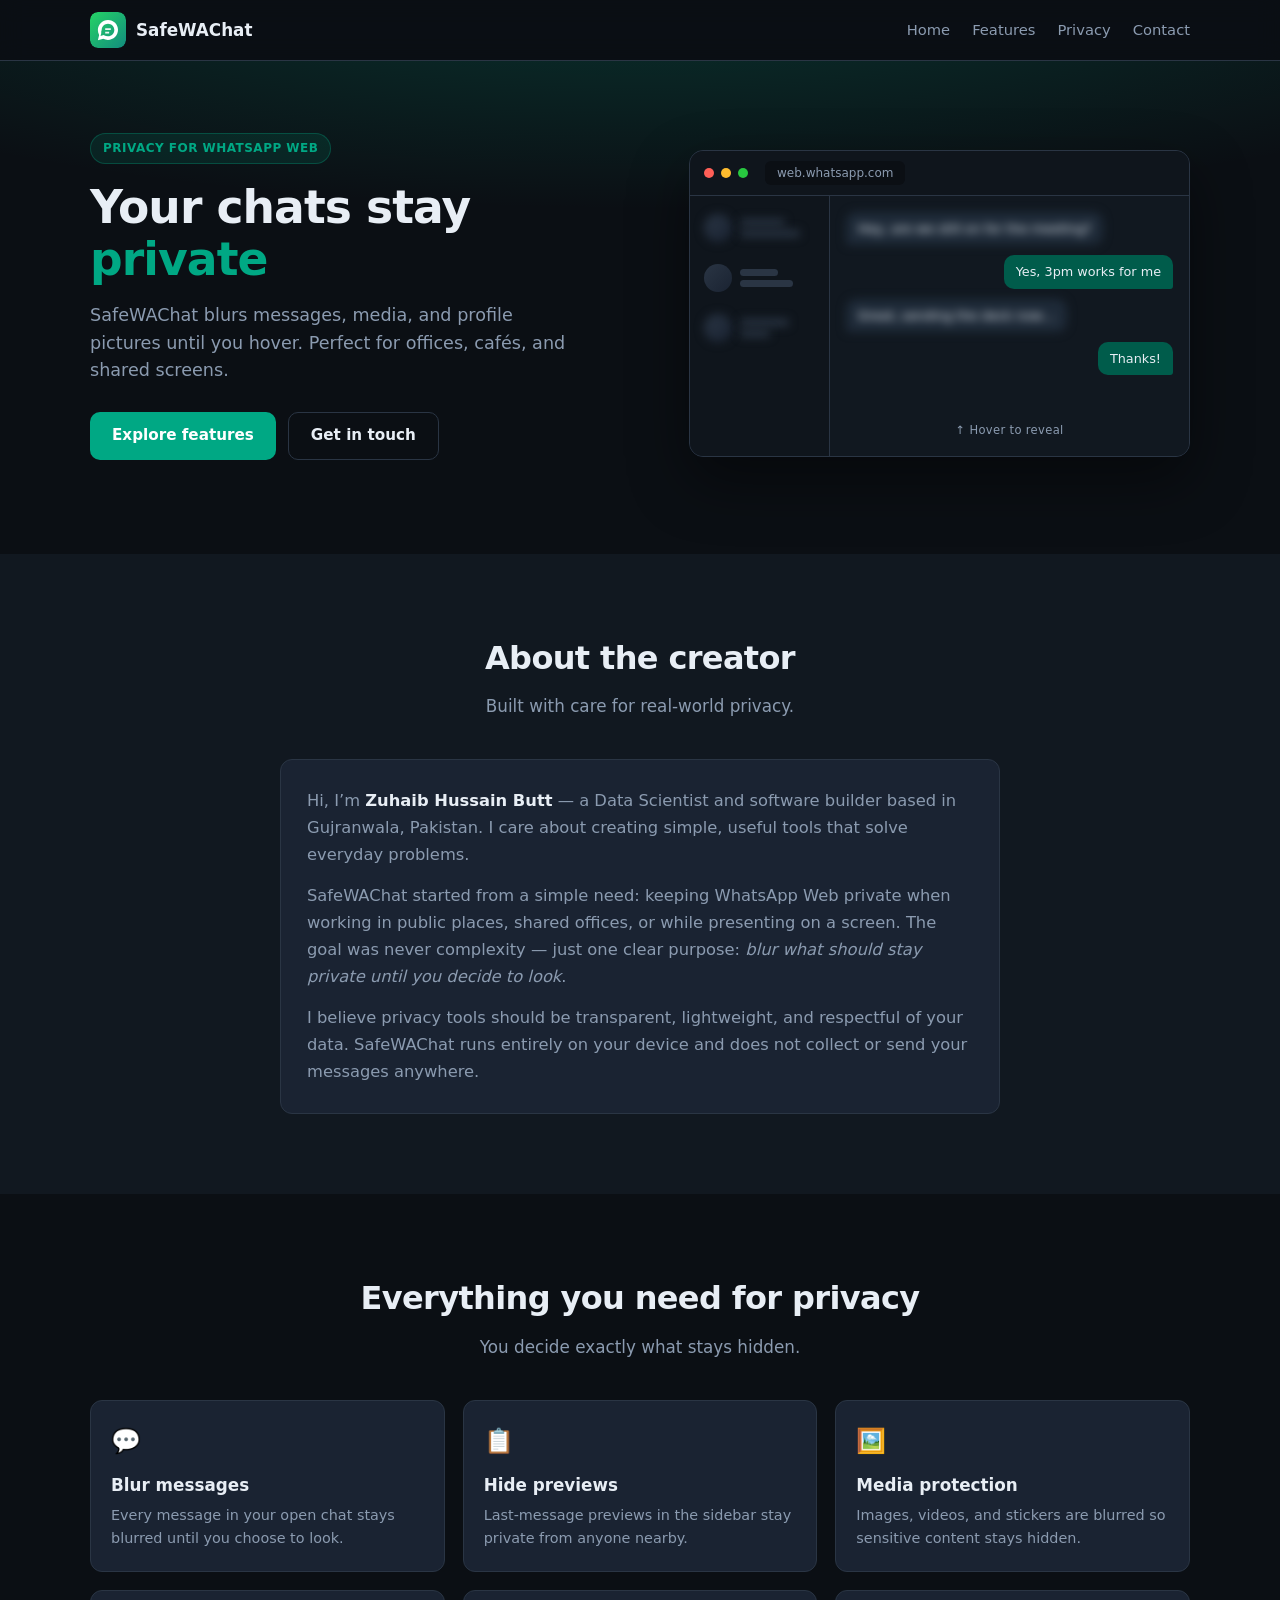
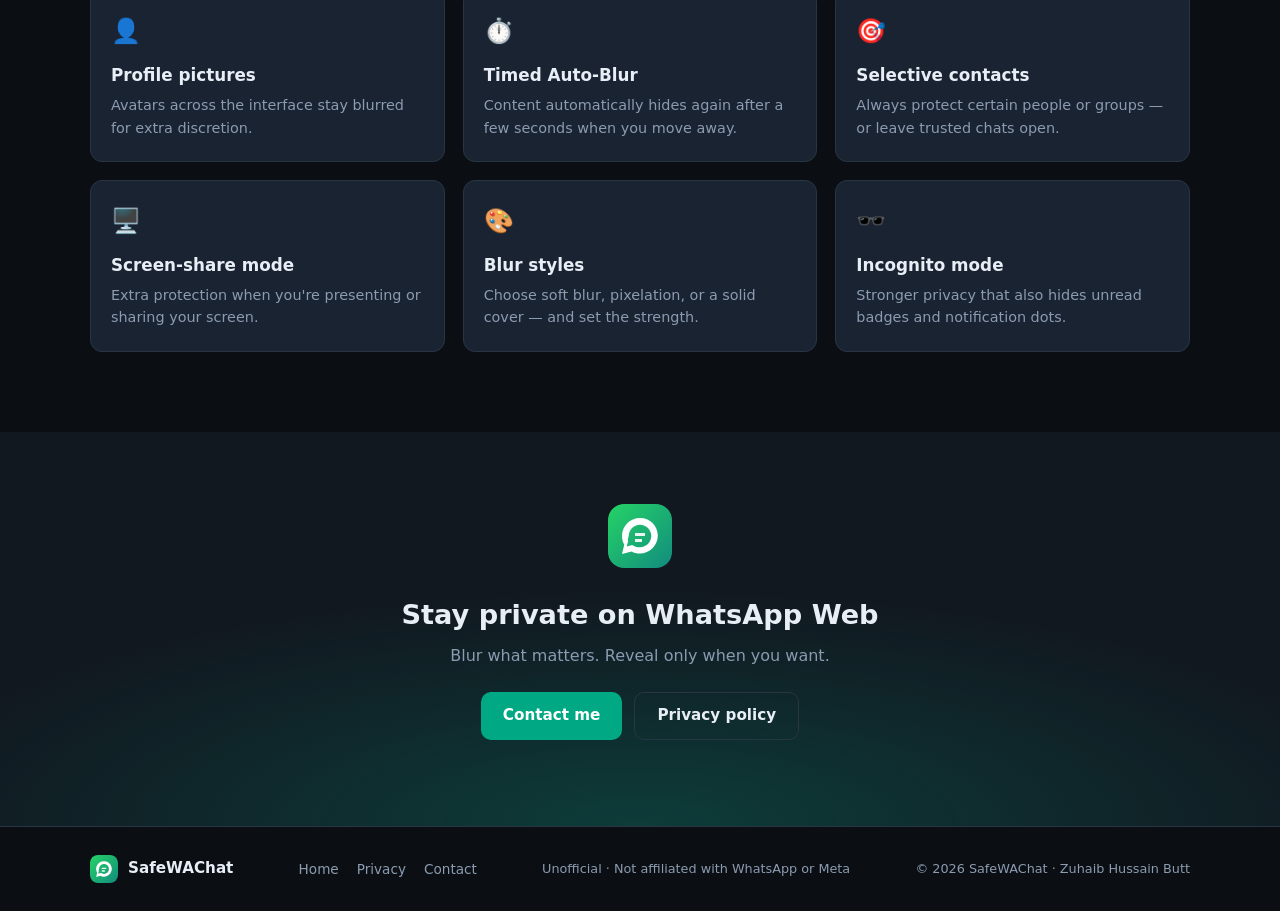
<file: docs/index.html>
<!DOCTYPE html>
<html lang="en">
<head>
  <meta charset="UTF-8" />
  <meta name="viewport" content="width=device-width, initial-scale=1.0" />
  <title>SafeWAChat – Privacy for WhatsApp Web</title>
  <meta name="description" content="SafeWAChat blurs your WhatsApp Web messages until you hover. Stay private in offices, cafés, and shared spaces." />
  <meta name="theme-color" content="#00a884" />
  <link rel="icon" type="image/svg+xml" href="assets/icon.svg" />
  <link rel="stylesheet" href="styles.css" />
</head>
<body>
  <nav class="nav">
    <div class="container nav-inner">
      <a href="index.html" class="brand">
        <img src="assets/icon.svg" alt="SafeWAChat" width="36" height="36" />
        <span>SafeWAChat</span>
      </a>
      <div class="nav-links">
        <a href="index.html">Home</a>
        <a href="#features">Features</a>
        <a href="privacy.html">Privacy</a>
        <a href="contact.html">Contact</a>
      </div>
    </div>
  </nav>

  <header class="hero">
    <div class="container hero-inner">
      <div class="hero-text">
        <div class="badge">Privacy for WhatsApp Web</div>
        <h1>Your chats stay<br /><span class="accent">private</span></h1>
        <p class="lead">
          SafeWAChat blurs messages, media, and profile pictures until you hover.
          Perfect for offices, cafés, and shared screens.
        </p>
        <div class="hero-actions">
          <a href="#features" class="btn btn-primary">Explore features</a>
          <a href="contact.html" class="btn btn-ghost">Get in touch</a>
        </div>
      </div>
      <div class="hero-visual">
        <div class="mock-window">
          <div class="mock-titlebar">
            <span class="dot red"></span><span class="dot yellow"></span><span class="dot green"></span>
            <span class="mock-url">web.whatsapp.com</span>
          </div>
          <div class="mock-body">
            <div class="mock-sidebar">
              <div class="mock-chat blurred">
                <div class="avatar"></div>
                <div class="lines"><div class="line w60"></div><div class="line w80"></div></div>
              </div>
              <div class="mock-chat">
                <div class="avatar"></div>
                <div class="lines"><div class="line w50"></div><div class="line w70"></div></div>
              </div>
              <div class="mock-chat blurred">
                <div class="avatar"></div>
                <div class="lines"><div class="line w65"></div><div class="line w40"></div></div>
              </div>
            </div>
            <div class="mock-chat-panel">
              <div class="mock-msg in blurred">Hey, are we still on for the meeting?</div>
              <div class="mock-msg out">Yes, 3pm works for me</div>
              <div class="mock-msg in blurred">Great, sending the deck now…</div>
              <div class="mock-msg out">Thanks!</div>
              <div class="hover-hint">↑ Hover to reveal</div>
            </div>
          </div>
        </div>
      </div>
    </div>
  </header>

  <!-- About / Intro -->
  <section class="section section-alt">
    <div class="container narrow">
      <h2 class="section-title">About the creator</h2>
      <p class="section-sub">Built with care for real-world privacy.</p>
      <div class="intro-card">
        <p>
          Hi, I’m <strong>Zuhaib Hussain Butt</strong> — a Data Scientist and software builder based in Gujranwala, Pakistan.
          I care about creating simple, useful tools that solve everyday problems.
        </p>
        <p>
          SafeWAChat started from a simple need: keeping WhatsApp Web private when working in public places,
          shared offices, or while presenting on a screen. The goal was never complexity — just one clear purpose:
          <em>blur what should stay private until you decide to look</em>.
        </p>
        <p>
          I believe privacy tools should be transparent, lightweight, and respectful of your data.
          SafeWAChat runs entirely on your device and does not collect or send your messages anywhere.
        </p>
      </div>
    </div>
  </section>

  <!-- Features -->
  <section id="features" class="section">
    <div class="container">
      <h2 class="section-title">Everything you need for privacy</h2>
      <p class="section-sub">You decide exactly what stays hidden.</p>
      <div class="grid features-grid">
        <article class="card">
          <div class="icon-wrap">💬</div>
          <h3>Blur messages</h3>
          <p>Every message in your open chat stays blurred until you choose to look.</p>
        </article>
        <article class="card">
          <div class="icon-wrap">📋</div>
          <h3>Hide previews</h3>
          <p>Last-message previews in the sidebar stay private from anyone nearby.</p>
        </article>
        <article class="card">
          <div class="icon-wrap">🖼️</div>
          <h3>Media protection</h3>
          <p>Images, videos, and stickers are blurred so sensitive content stays hidden.</p>
        </article>
        <article class="card">
          <div class="icon-wrap">👤</div>
          <h3>Profile pictures</h3>
          <p>Avatars across the interface stay blurred for extra discretion.</p>
        </article>
        <article class="card">
          <div class="icon-wrap">⏱️</div>
          <h3>Timed Auto-Blur</h3>
          <p>Content automatically hides again after a few seconds when you move away.</p>
        </article>
        <article class="card">
          <div class="icon-wrap">🎯</div>
          <h3>Selective contacts</h3>
          <p>Always protect certain people or groups — or leave trusted chats open.</p>
        </article>
        <article class="card">
          <div class="icon-wrap">🖥️</div>
          <h3>Screen-share mode</h3>
          <p>Extra protection when you're presenting or sharing your screen.</p>
        </article>
        <article class="card">
          <div class="icon-wrap">🎨</div>
          <h3>Blur styles</h3>
          <p>Choose soft blur, pixelation, or a solid cover — and set the strength.</p>
        </article>
        <article class="card">
          <div class="icon-wrap">🕶️</div>
          <h3>Incognito mode</h3>
          <p>Stronger privacy that also hides unread badges and notification dots.</p>
        </article>
      </div>
    </div>
  </section>

  <section class="cta">
    <div class="container">
      <img src="assets/icon.svg" alt="SafeWAChat" width="64" height="64" class="cta-icon" />
      <h2>Stay private on WhatsApp Web</h2>
      <p>Blur what matters. Reveal only when you want.</p>
      <div class="hero-actions">
        <a href="contact.html" class="btn btn-primary">Contact me</a>
        <a href="privacy.html" class="btn btn-ghost">Privacy policy</a>
      </div>
    </div>
  </section>

  <footer class="footer">
    <div class="container footer-inner">
      <div class="brand">
        <img src="assets/icon.svg" alt="" width="28" height="28" />
        <span>SafeWAChat</span>
      </div>
      <div class="footer-links">
        <a href="index.html">Home</a>
        <a href="privacy.html">Privacy</a>
        <a href="contact.html">Contact</a>
      </div>
      <p class="disclaimer">Unofficial · Not affiliated with WhatsApp or Meta</p>
      <p class="copy">© 2026 SafeWAChat · Zuhaib Hussain Butt</p>
    </div>
  </footer>

  <script src="script.js"></script>
</body>
</html>
</file>
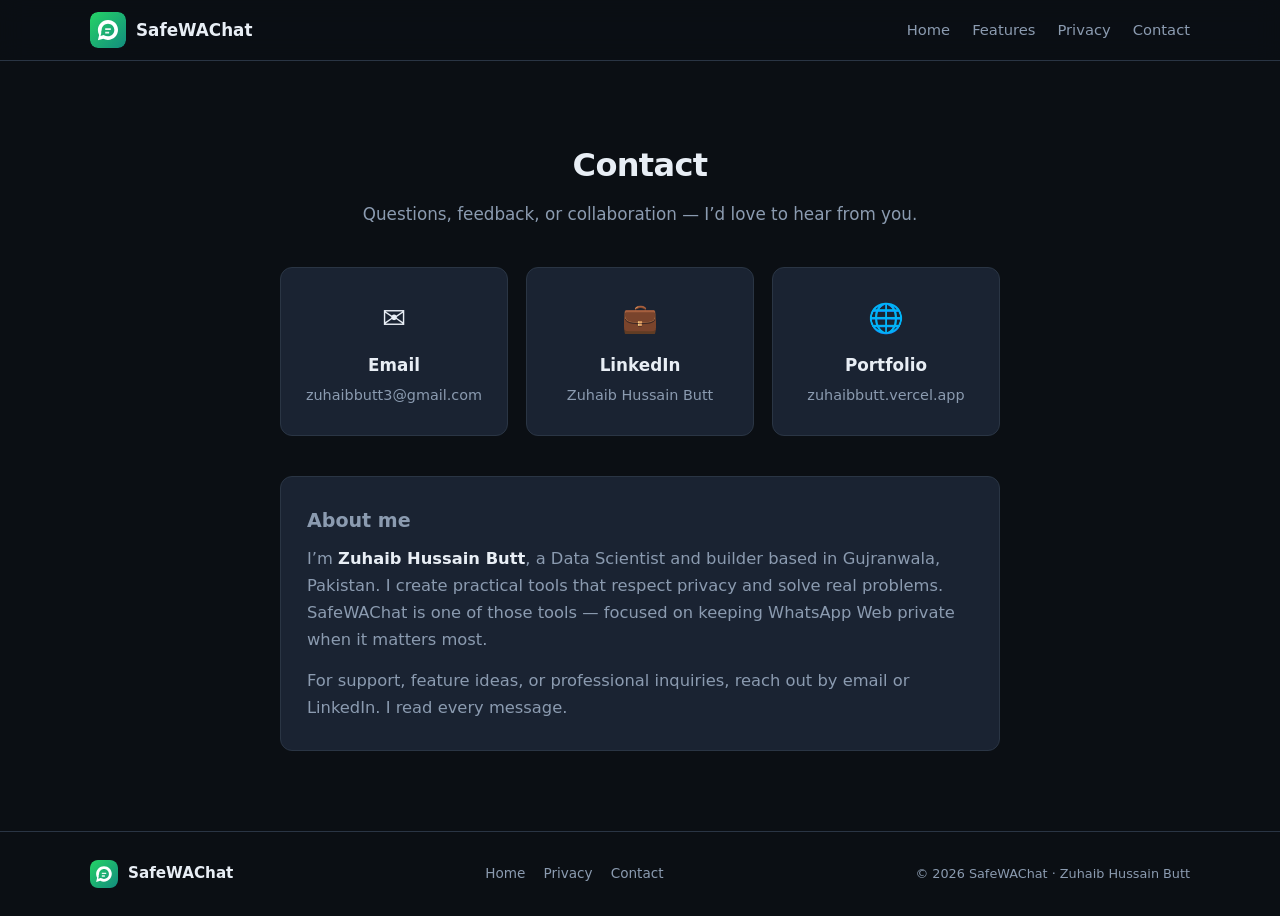
<file: docs/contact.html>
<!DOCTYPE html>
<html lang="en">
<head>
  <meta charset="UTF-8" />
  <meta name="viewport" content="width=device-width, initial-scale=1.0" />
  <title>Contact – SafeWAChat</title>
  <meta name="description" content="Contact Zuhaib Hussain Butt about SafeWAChat." />
  <meta name="theme-color" content="#00a884" />
  <link rel="icon" type="image/svg+xml" href="assets/icon.svg" />
  <link rel="stylesheet" href="styles.css" />
</head>
<body>
  <nav class="nav">
    <div class="container nav-inner">
      <a href="index.html" class="brand">
        <img src="assets/icon.svg" alt="SafeWAChat" width="36" height="36" />
        <span>SafeWAChat</span>
      </a>
      <div class="nav-links">
        <a href="index.html">Home</a>
        <a href="index.html#features">Features</a>
        <a href="privacy.html">Privacy</a>
        <a href="contact.html">Contact</a>
      </div>
    </div>
  </nav>

  <main class="section">
    <div class="container narrow">
      <h1 class="section-title">Contact</h1>
      <p class="section-sub">Questions, feedback, or collaboration — I’d love to hear from you.</p>

      <div class="contact-grid">
        <a class="contact-card" href="mailto:zuhaibbutt3@gmail.com">
          <div class="contact-icon">✉️</div>
          <h3>Email</h3>
          <p>zuhaibbutt3@gmail.com</p>
        </a>
        <a class="contact-card" href="https://www.linkedin.com/in/zuhaib-hussain-butt-6628141a4" target="_blank" rel="noopener">
          <div class="contact-icon">💼</div>
          <h3>LinkedIn</h3>
          <p>Zuhaib Hussain Butt</p>
        </a>
        <a class="contact-card" href="https://zuhaibbutt.vercel.app/" target="_blank" rel="noopener">
          <div class="contact-icon">🌐</div>
          <h3>Portfolio</h3>
          <p>zuhaibbutt.vercel.app</p>
        </a>
      </div>

      <div class="intro-card" style="margin-top:40px;">
        <h3 style="margin-bottom:10px;">About me</h3>
        <p>
          I’m <strong>Zuhaib Hussain Butt</strong>, a Data Scientist and builder based in Gujranwala, Pakistan.
          I create practical tools that respect privacy and solve real problems.
          SafeWAChat is one of those tools — focused on keeping WhatsApp Web private when it matters most.
        </p>
        <p>
          For support, feature ideas, or professional inquiries, reach out by email or LinkedIn.
          I read every message.
        </p>
      </div>
    </div>
  </main>

  <footer class="footer">
    <div class="container footer-inner">
      <div class="brand">
        <img src="assets/icon.svg" alt="" width="28" height="28" />
        <span>SafeWAChat</span>
      </div>
      <div class="footer-links">
        <a href="index.html">Home</a>
        <a href="privacy.html">Privacy</a>
        <a href="contact.html">Contact</a>
      </div>
      <p class="copy">© 2026 SafeWAChat · Zuhaib Hussain Butt</p>
    </div>
  </footer>
</body>
</html>
</file>
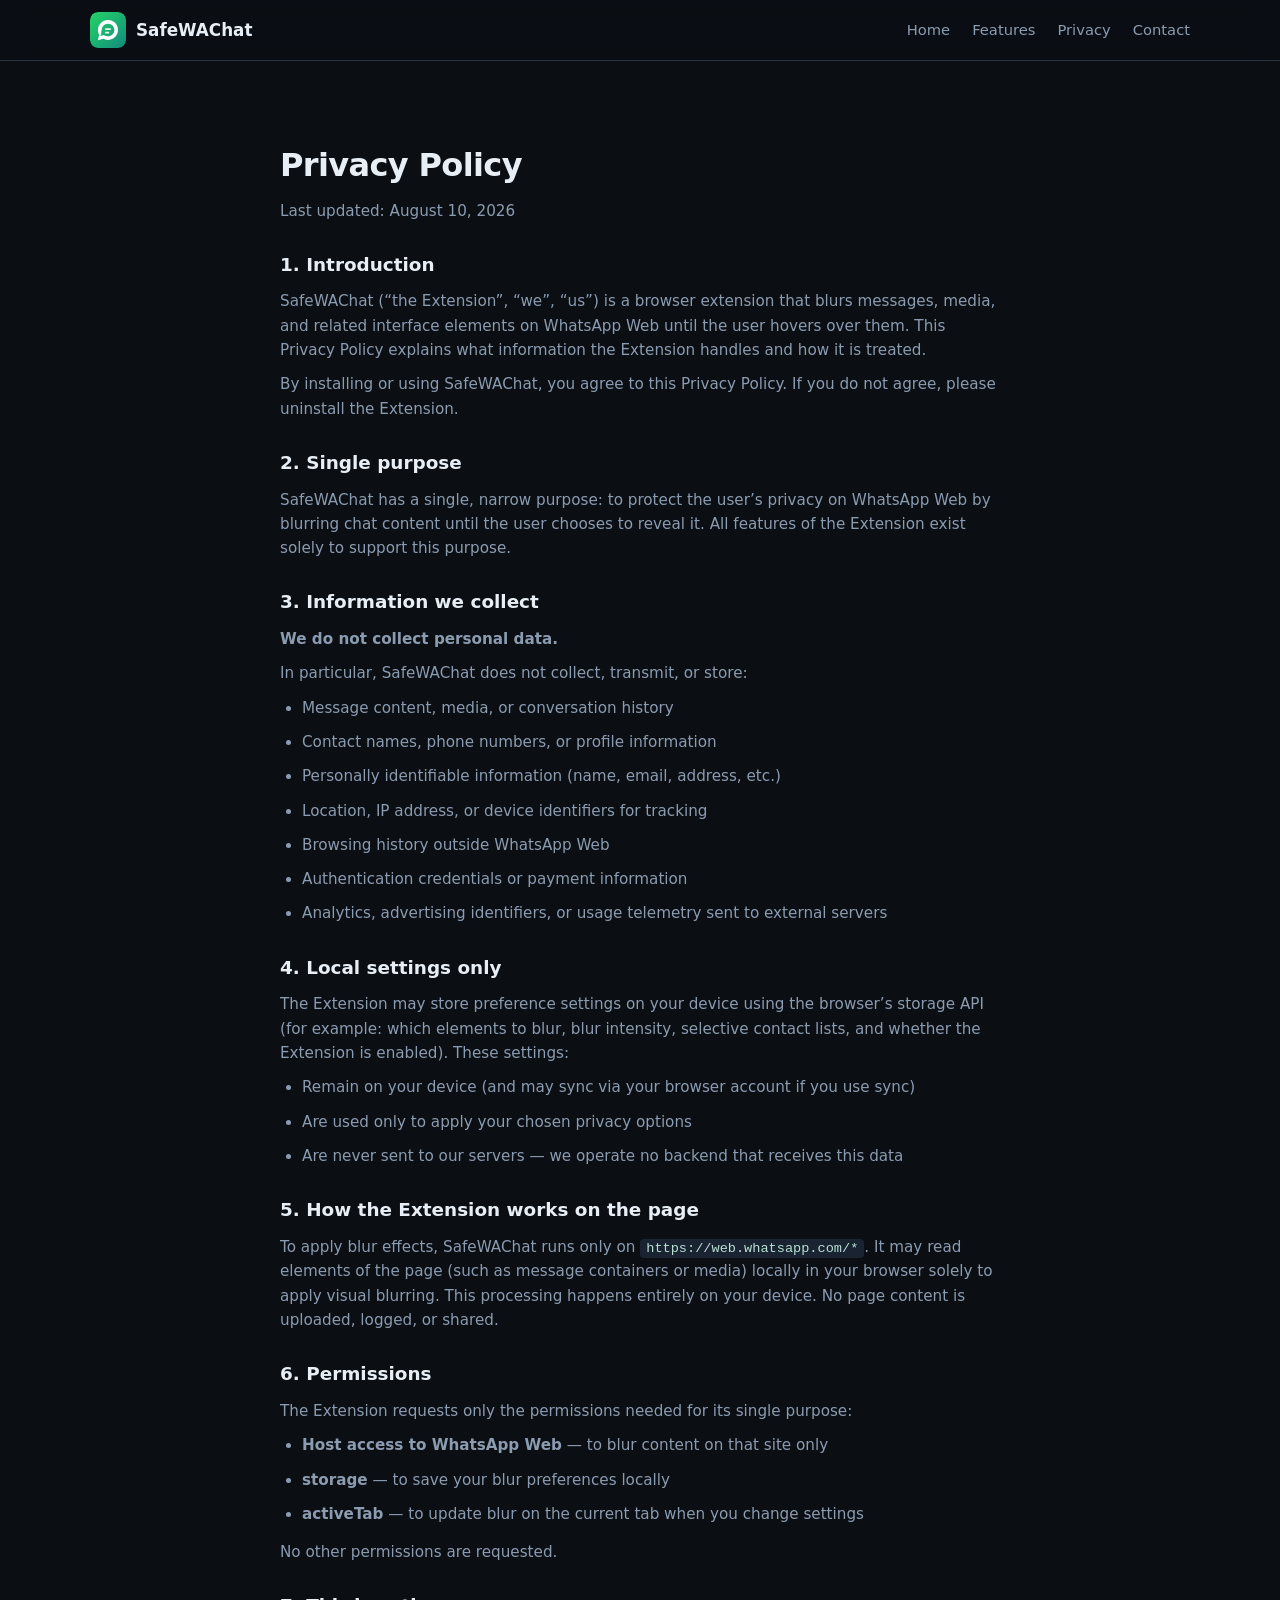
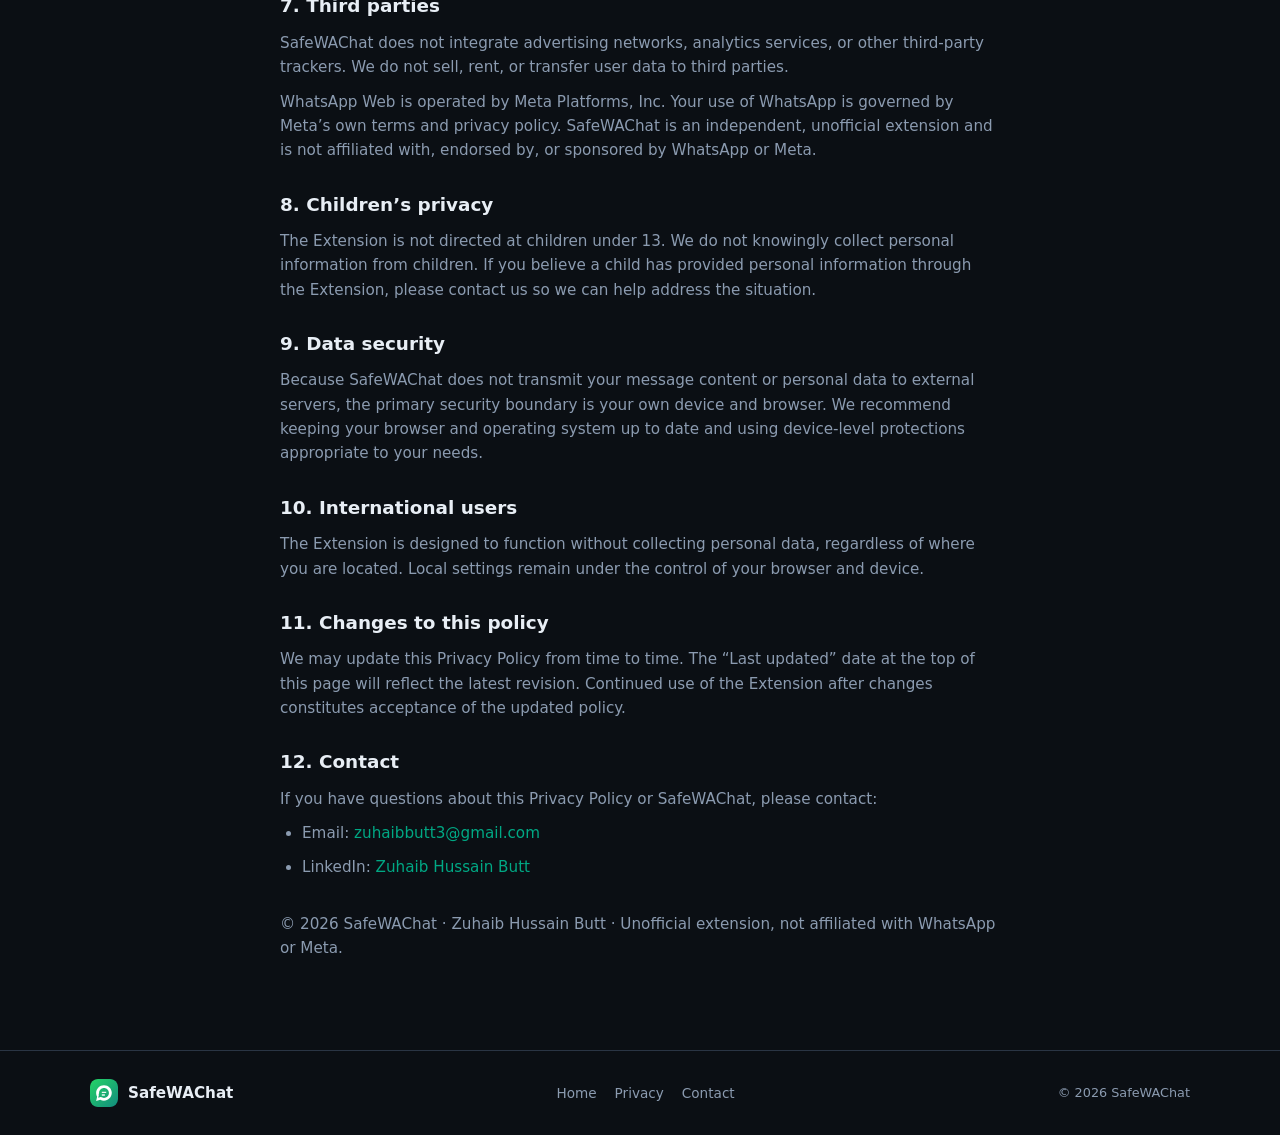
<file: docs/privacy.html>
<!DOCTYPE html>
<html lang="en">
<head>
  <meta charset="UTF-8" />
  <meta name="viewport" content="width=device-width, initial-scale=1.0" />
  <title>Privacy Policy – SafeWAChat</title>
  <meta name="description" content="Privacy Policy for SafeWAChat – how we handle your data." />
  <meta name="theme-color" content="#00a884" />
  <link rel="icon" type="image/svg+xml" href="assets/icon.svg" />
  <link rel="stylesheet" href="styles.css" />
</head>
<body>
  <nav class="nav">
    <div class="container nav-inner">
      <a href="index.html" class="brand">
        <img src="assets/icon.svg" alt="SafeWAChat" width="36" height="36" />
        <span>SafeWAChat</span>
      </a>
      <div class="nav-links">
        <a href="index.html">Home</a>
        <a href="index.html#features">Features</a>
        <a href="privacy.html">Privacy</a>
        <a href="contact.html">Contact</a>
      </div>
    </div>
  </nav>

  <main class="section">
    <div class="container narrow policy">
      <h1 class="section-title" style="text-align:left;margin-bottom:8px;">Privacy Policy</h1>
      <p class="muted">Last updated: August 10, 2026</p>

      <h2>1. Introduction</h2>
      <p>
        SafeWAChat (“the Extension”, “we”, “us”) is a browser extension that blurs messages, media,
        and related interface elements on WhatsApp Web until the user hovers over them.
        This Privacy Policy explains what information the Extension handles and how it is treated.
      </p>
      <p>
        By installing or using SafeWAChat, you agree to this Privacy Policy.
        If you do not agree, please uninstall the Extension.
      </p>

      <h2>2. Single purpose</h2>
      <p>
        SafeWAChat has a single, narrow purpose: to protect the user’s privacy on WhatsApp Web
        by blurring chat content until the user chooses to reveal it. All features of the Extension
        exist solely to support this purpose.
      </p>

      <h2>3. Information we collect</h2>
      <p><strong>We do not collect personal data.</strong></p>
      <p>In particular, SafeWAChat does not collect, transmit, or store:</p>
      <ul>
        <li>Message content, media, or conversation history</li>
        <li>Contact names, phone numbers, or profile information</li>
        <li>Personally identifiable information (name, email, address, etc.)</li>
        <li>Location, IP address, or device identifiers for tracking</li>
        <li>Browsing history outside WhatsApp Web</li>
        <li>Authentication credentials or payment information</li>
        <li>Analytics, advertising identifiers, or usage telemetry sent to external servers</li>
      </ul>

      <h2>4. Local settings only</h2>
      <p>
        The Extension may store preference settings on your device using the browser’s storage API
        (for example: which elements to blur, blur intensity, selective contact lists, and whether
        the Extension is enabled). These settings:
      </p>
      <ul>
        <li>Remain on your device (and may sync via your browser account if you use sync)</li>
        <li>Are used only to apply your chosen privacy options</li>
        <li>Are never sent to our servers — we operate no backend that receives this data</li>
      </ul>

      <h2>5. How the Extension works on the page</h2>
      <p>
        To apply blur effects, SafeWAChat runs only on <code>https://web.whatsapp.com/*</code>.
        It may read elements of the page (such as message containers or media) locally in your browser
        solely to apply visual blurring. This processing happens entirely on your device.
        No page content is uploaded, logged, or shared.
      </p>

      <h2>6. Permissions</h2>
      <p>The Extension requests only the permissions needed for its single purpose:</p>
      <ul>
        <li><strong>Host access to WhatsApp Web</strong> — to blur content on that site only</li>
        <li><strong>storage</strong> — to save your blur preferences locally</li>
        <li><strong>activeTab</strong> — to update blur on the current tab when you change settings</li>
      </ul>
      <p>No other permissions are requested.</p>

      <h2>7. Third parties</h2>
      <p>
        SafeWAChat does not integrate advertising networks, analytics services, or other third-party
        trackers. We do not sell, rent, or transfer user data to third parties.
      </p>
      <p>
        WhatsApp Web is operated by Meta Platforms, Inc. Your use of WhatsApp is governed by Meta’s
        own terms and privacy policy. SafeWAChat is an independent, unofficial extension and is not
        affiliated with, endorsed by, or sponsored by WhatsApp or Meta.
      </p>

      <h2>8. Children’s privacy</h2>
      <p>
        The Extension is not directed at children under 13. We do not knowingly collect personal
        information from children. If you believe a child has provided personal information through
        the Extension, please contact us so we can help address the situation.
      </p>

      <h2>9. Data security</h2>
      <p>
        Because SafeWAChat does not transmit your message content or personal data to external servers,
        the primary security boundary is your own device and browser. We recommend keeping your browser
        and operating system up to date and using device-level protections appropriate to your needs.
      </p>

      <h2>10. International users</h2>
      <p>
        The Extension is designed to function without collecting personal data, regardless of where
        you are located. Local settings remain under the control of your browser and device.
      </p>

      <h2>11. Changes to this policy</h2>
      <p>
        We may update this Privacy Policy from time to time. The “Last updated” date at the top of
        this page will reflect the latest revision. Continued use of the Extension after changes
        constitutes acceptance of the updated policy.
      </p>

      <h2>12. Contact</h2>
      <p>
        If you have questions about this Privacy Policy or SafeWAChat, please contact:
      </p>
      <ul>
        <li>Email: <a href="mailto:zuhaibbutt3@gmail.com">zuhaibbutt3@gmail.com</a></li>
        <li>LinkedIn: <a href="https://www.linkedin.com/in/zuhaib-hussain-butt-6628141a4" target="_blank" rel="noopener">Zuhaib Hussain Butt</a></li>
      </ul>

      <p class="muted" style="margin-top:32px;">
        © 2026 SafeWAChat · Zuhaib Hussain Butt · Unofficial extension, not affiliated with WhatsApp or Meta.
      </p>
    </div>
  </main>

  <footer class="footer">
    <div class="container footer-inner">
      <div class="brand">
        <img src="assets/icon.svg" alt="" width="28" height="28" />
        <span>SafeWAChat</span>
      </div>
      <div class="footer-links">
        <a href="index.html">Home</a>
        <a href="privacy.html">Privacy</a>
        <a href="contact.html">Contact</a>
      </div>
      <p class="copy">© 2026 SafeWAChat</p>
    </div>
  </footer>
</body>
</html>
</file>
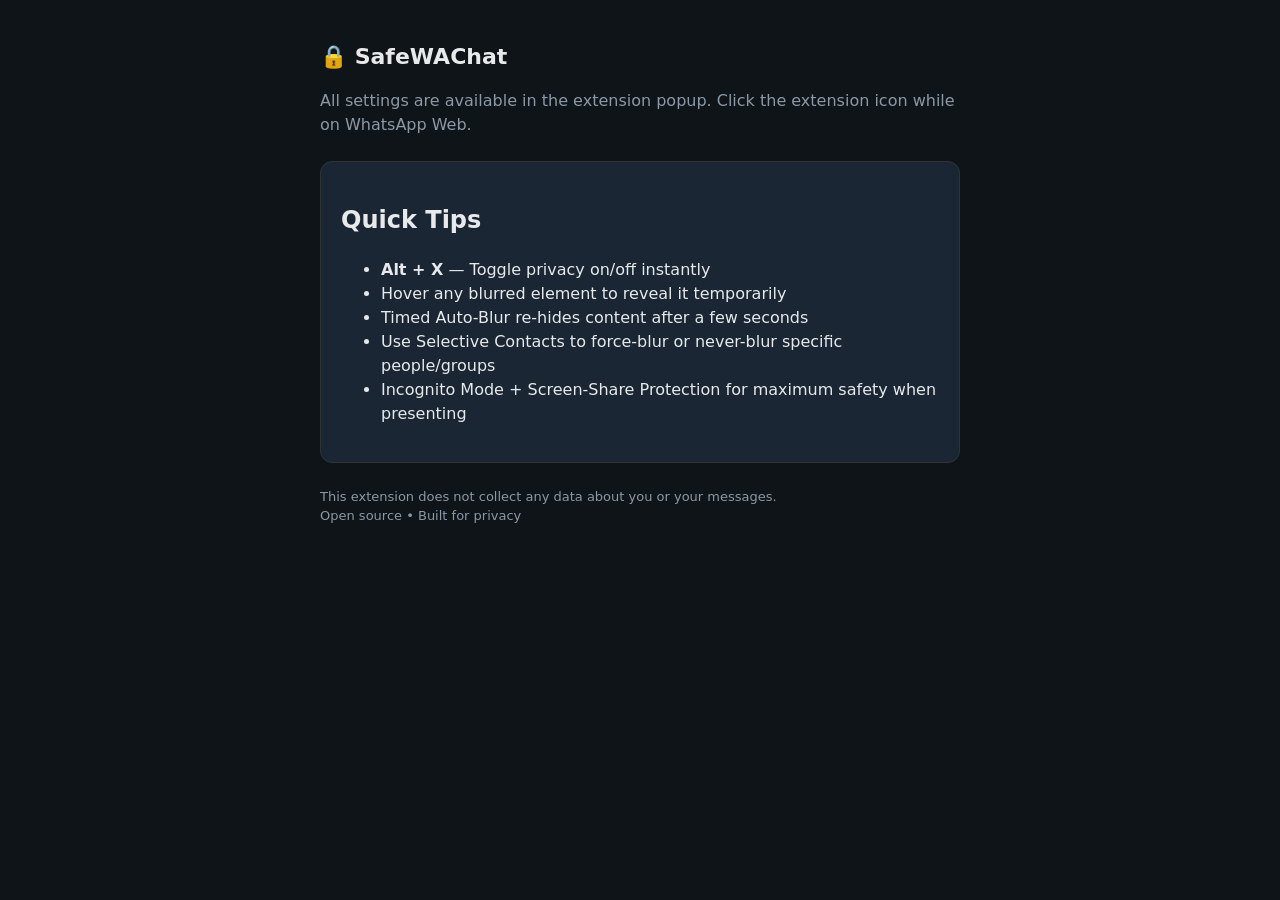
<file: src/options.html>
<!DOCTYPE html>
<html lang="en">
<head>
  <meta charset="UTF-8" />
  <title>SafeWAChat – Options</title>
  <style>
    body {
      font-family: system-ui, sans-serif;
      max-width: 640px;
      margin: 40px auto;
      padding: 0 20px;
      background: #0f1419;
      color: #e7e9ea;
      line-height: 1.5;
    }
    h1 { font-size: 22px; margin-bottom: 8px; }
    p { color: #8b98a5; margin-bottom: 24px; }
    .card {
      background: #1a2634;
      border-radius: 12px;
      padding: 20px;
      border: 1px solid #2f3336;
    }
    a { color: #00a884; }
  </style>
</head>
<body>
  <h1>🔒 SafeWAChat</h1>
  <p>All settings are available in the extension popup. Click the extension icon while on WhatsApp Web.</p>

  <div class="card">
    <h2>Quick Tips</h2>
    <ul>
      <li><strong>Alt + X</strong> — Toggle privacy on/off instantly</li>
      <li>Hover any blurred element to reveal it temporarily</li>
      <li>Timed Auto-Blur re-hides content after a few seconds</li>
      <li>Use Selective Contacts to force-blur or never-blur specific people/groups</li>
      <li>Incognito Mode + Screen-Share Protection for maximum safety when presenting</li>
    </ul>
  </div>

  <p style="margin-top:24px;font-size:13px;">
    This extension does not collect any data about you or your messages.<br>
    Open source • Built for privacy
  </p>
</body>
</html>
</file>
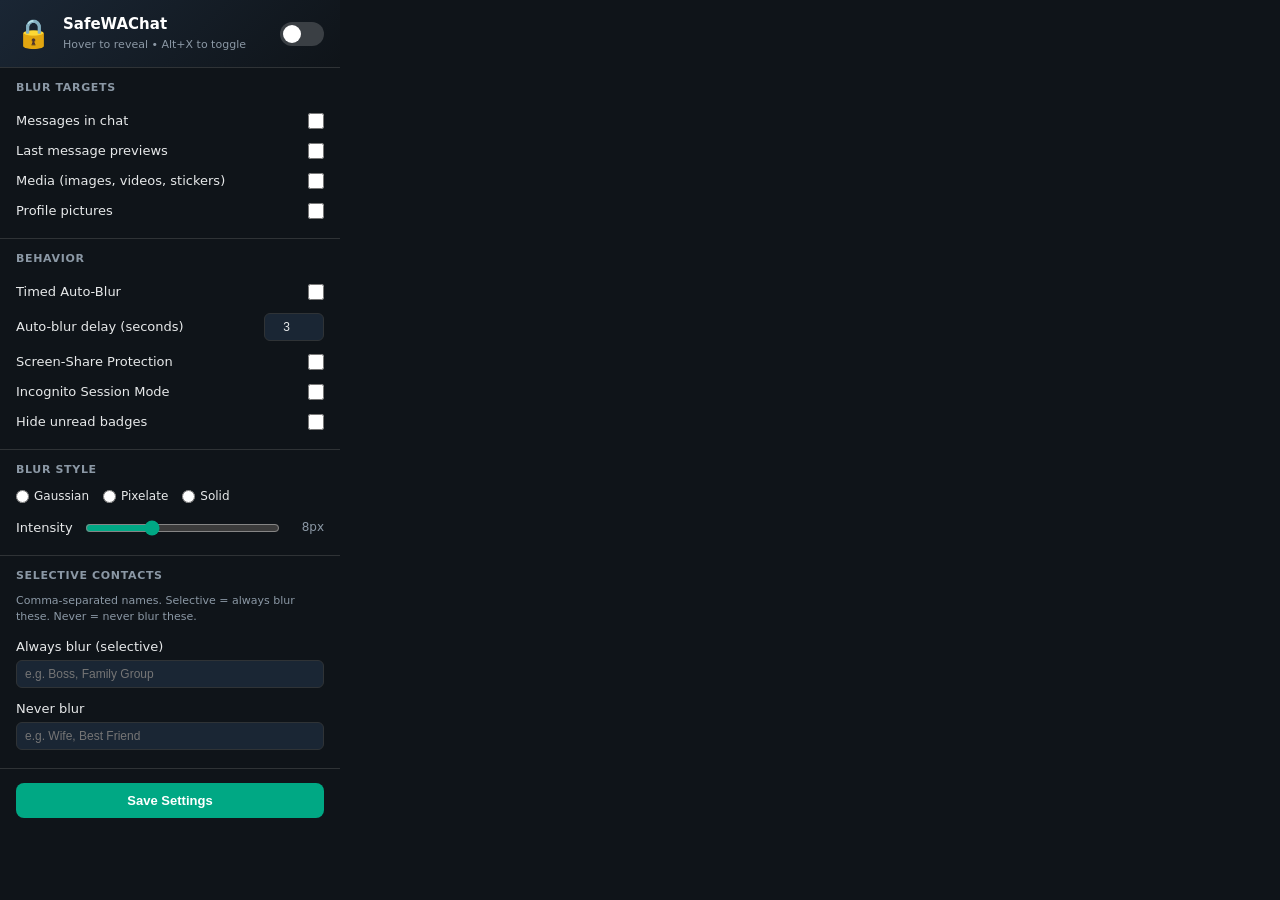
<file: src/popup.html>
<!DOCTYPE html>
<html lang="en">
<head>
  <meta charset="UTF-8" />
  <meta name="viewport" content="width=device-width, initial-scale=1.0" />
  <title>SafeWAChat</title>
  <link rel="stylesheet" href="popup.css" />
</head>
<body>
  <div class="header">
    <div class="logo">🔒</div>
    <div>
      <h1>SafeWAChat</h1>
      <p class="subtitle">Hover to reveal • Alt+X to toggle</p>
    </div>
    <label class="switch" title="Enable / Disable">
      <input type="checkbox" id="enabled" />
      <span class="slider"></span>
    </label>
  </div>

  <div class="section">
    <h2>Blur Targets</h2>
    <label class="row">
      <span>Messages in chat</span>
      <input type="checkbox" id="blurMessages" />
    </label>
    <label class="row">
      <span>Last message previews</span>
      <input type="checkbox" id="blurPreviews" />
    </label>
    <label class="row">
      <span>Media (images, videos, stickers)</span>
      <input type="checkbox" id="blurMedia" />
    </label>
    <label class="row">
      <span>Profile pictures</span>
      <input type="checkbox" id="blurProfilePics" />
    </label>
  </div>

  <div class="section">
    <h2>Behavior</h2>
    <label class="row">
      <span>Timed Auto-Blur</span>
      <input type="checkbox" id="timedAutoBlur" />
    </label>
    <label class="row">
      <span>Auto-blur delay (seconds)</span>
      <input type="number" id="autoBlurDelay" min="1" max="30" value="3" class="num" />
    </label>
    <label class="row">
      <span>Screen-Share Protection</span>
      <input type="checkbox" id="screenShareProtection" />
    </label>
    <label class="row">
      <span>Incognito Session Mode</span>
      <input type="checkbox" id="incognitoMode" />
    </label>
    <label class="row">
      <span>Hide unread badges</span>
      <input type="checkbox" id="hideBadges" />
    </label>
  </div>

  <div class="section">
    <h2>Blur Style</h2>
    <div class="style-options">
      <label><input type="radio" name="blurStyle" value="gaussian" /> Gaussian</label>
      <label><input type="radio" name="blurStyle" value="pixelate" /> Pixelate</label>
      <label><input type="radio" name="blurStyle" value="solid" /> Solid</label>
    </div>
    <label class="row">
      <span>Intensity</span>
      <input type="range" id="blurIntensity" min="2" max="20" value="8" />
      <span id="intensityValue">8px</span>
    </label>
  </div>

  <div class="section">
    <h2>Selective Contacts</h2>
    <p class="hint">Comma-separated names. Selective = always blur these. Never = never blur these.</p>
    <label class="row column">
      <span>Always blur (selective)</span>
      <input type="text" id="selectiveContacts" placeholder="e.g. Boss, Family Group" />
    </label>
    <label class="row column">
      <span>Never blur</span>
      <input type="text" id="neverBlurContacts" placeholder="e.g. Wife, Best Friend" />
    </label>
  </div>

  <div class="footer">
    <button id="saveBtn" class="primary">Save Settings</button>
    <p class="status" id="status"></p>
  </div>

  <script src="popup.js"></script>
</body>
</html>
</file>
<file: docs/styles.css>
/* SafeWAChat – Landing page */

:root {
  --bg: #0b0f14;
  --bg-alt: #111820;
  --surface: #1a2332;
  --border: #2a3544;
  --text: #e8eef5;
  --muted: #8b9bb0;
  --green: #00a884;
  --green-dim: #008f70;
  --green-glow: rgba(0, 168, 132, 0.25);
  --radius: 12px;
  --font: system-ui, -apple-system, BlinkMacSystemFont, "Segoe UI", Roboto, sans-serif;
}

*,
*::before,
*::after {
  box-sizing: border-box;
  margin: 0;
  padding: 0;
}

html {
  scroll-behavior: smooth;
}

body {
  font-family: var(--font);
  background: var(--bg);
  color: var(--text);
  line-height: 1.55;
  -webkit-font-smoothing: antialiased;
}

a {
  color: var(--green);
  text-decoration: none;
}

a:hover {
  text-decoration: underline;
}

.container {
  width: min(1100px, 92%);
  margin: 0 auto;
}

.container.narrow {
  width: min(720px, 92%);
}

/* ----- Nav ----- */
.nav {
  position: sticky;
  top: 0;
  z-index: 50;
  background: rgba(11, 15, 20, 0.85);
  backdrop-filter: blur(12px);
  border-bottom: 1px solid var(--border);
}

.nav-inner {
  display: flex;
  align-items: center;
  justify-content: space-between;
  height: 60px;
}

.brand {
  display: flex;
  align-items: center;
  gap: 10px;
  font-weight: 700;
  font-size: 1.05rem;
  color: var(--text);
  text-decoration: none;
}

.brand img {
  border-radius: 8px;
}

.nav-links {
  display: flex;
  align-items: center;
  gap: 22px;
}

.nav-links a {
  color: var(--muted);
  font-size: 0.92rem;
  text-decoration: none;
  transition: color 0.15s;
}

.nav-links a:hover {
  color: var(--text);
}

/* ----- Buttons ----- */
.btn {
  display: inline-flex;
  align-items: center;
  justify-content: center;
  gap: 8px;
  padding: 11px 22px;
  border-radius: 10px;
  font-weight: 600;
  font-size: 0.95rem;
  border: none;
  cursor: pointer;
  transition: background 0.15s, transform 0.1s;
  text-decoration: none !important;
}

.btn:active {
  transform: scale(0.98);
}

.btn-primary {
  background: var(--green);
  color: #fff;
}

.btn-primary:hover {
  background: var(--green-dim);
}

.btn-ghost {
  background: transparent;
  color: var(--text);
  border: 1px solid var(--border);
}

.btn-ghost:hover {
  background: var(--surface);
}

.btn-sm {
  padding: 7px 14px;
  font-size: 0.85rem;
  background: var(--green);
  color: #fff;
  border-radius: 8px;
}

.btn-sm:hover {
  background: var(--green-dim);
}

/* ----- Hero ----- */
.hero {
  padding: 72px 0 80px;
  background:
    radial-gradient(ellipse 80% 50% at 50% -20%, var(--green-glow), transparent),
    var(--bg);
}

.hero-inner {
  display: grid;
  grid-template-columns: 1.1fr 1fr;
  gap: 48px;
  align-items: center;
}

.badge {
  display: inline-block;
  font-size: 0.75rem;
  font-weight: 600;
  letter-spacing: 0.04em;
  text-transform: uppercase;
  color: var(--green);
  background: rgba(0, 168, 132, 0.12);
  border: 1px solid rgba(0, 168, 132, 0.3);
  padding: 5px 12px;
  border-radius: 999px;
  margin-bottom: 18px;
}

.hero h1 {
  font-size: clamp(2rem, 4.5vw, 2.85rem);
  line-height: 1.15;
  font-weight: 800;
  letter-spacing: -0.02em;
  margin-bottom: 16px;
}

.accent {
  color: var(--green);
}

.lead {
  font-size: 1.1rem;
  color: var(--muted);
  max-width: 480px;
  margin-bottom: 28px;
}

.hero-actions {
  display: flex;
  flex-wrap: wrap;
  gap: 12px;
  margin-bottom: 14px;
}

.hint {
  font-size: 0.85rem;
  color: var(--muted);
}

/* Mock browser window */
.mock-window {
  background: var(--surface);
  border: 1px solid var(--border);
  border-radius: 14px;
  overflow: hidden;
  box-shadow: 0 24px 60px rgba(0, 0, 0, 0.45);
}

.mock-titlebar {
  display: flex;
  align-items: center;
  gap: 7px;
  padding: 10px 14px;
  background: #0f151c;
  border-bottom: 1px solid var(--border);
}

.dot {
  width: 10px;
  height: 10px;
  border-radius: 50%;
}
.dot.red { background: #ff5f57; }
.dot.yellow { background: #febc2e; }
.dot.green { background: #28c840; }

.mock-url {
  margin-left: 10px;
  font-size: 0.75rem;
  color: var(--muted);
  background: var(--bg);
  padding: 3px 12px;
  border-radius: 6px;
}

.mock-body {
  display: grid;
  grid-template-columns: 140px 1fr;
  min-height: 260px;
}

.mock-sidebar {
  background: #0f151c;
  border-right: 1px solid var(--border);
  padding: 12px 8px;
  display: flex;
  flex-direction: column;
  gap: 10px;
}

.mock-chat {
  display: flex;
  gap: 8px;
  align-items: center;
  padding: 6px;
  border-radius: 8px;
}

.mock-chat .avatar {
  width: 28px;
  height: 28px;
  border-radius: 50%;
  background: linear-gradient(135deg, #2a3544, #1a2332);
  flex-shrink: 0;
}

.mock-chat .lines {
  flex: 1;
  display: flex;
  flex-direction: column;
  gap: 4px;
}

.line {
  height: 7px;
  border-radius: 4px;
  background: #2a3544;
}
.line.w40 { width: 40%; }
.line.w50 { width: 50%; }
.line.w60 { width: 60%; }
.line.w65 { width: 65%; }
.line.w70 { width: 70%; }
.line.w80 { width: 80%; }

.blurred .avatar,
.blurred .lines .line,
.blurred.mock-msg {
  filter: blur(5px);
}

.mock-chat-panel {
  padding: 16px;
  display: flex;
  flex-direction: column;
  gap: 10px;
  background: var(--bg-alt);
}

.mock-msg {
  max-width: 85%;
  padding: 8px 12px;
  border-radius: 10px;
  font-size: 0.8rem;
  line-height: 1.35;
}

.mock-msg.in {
  background: #1e2a38;
  align-self: flex-start;
  border-bottom-left-radius: 3px;
}

.mock-msg.out {
  background: #005c4b;
  align-self: flex-end;
  border-bottom-right-radius: 3px;
}

.hover-hint {
  margin-top: auto;
  text-align: center;
  font-size: 0.72rem;
  color: var(--muted);
  letter-spacing: 0.03em;
}

/* ----- Sections ----- */
.section {
  padding: 80px 0;
}

.section-alt {
  background: var(--bg-alt);
}

.section-title {
  font-size: clamp(1.6rem, 3vw, 2rem);
  font-weight: 750;
  text-align: center;
  margin-bottom: 10px;
  letter-spacing: -0.02em;
}

.section-sub {
  text-align: center;
  color: var(--muted);
  margin-bottom: 40px;
  font-size: 1.05rem;
}

/* Features grid */
.features-grid {
  display: grid;
  grid-template-columns: repeat(3, 1fr);
  gap: 18px;
}

.card {
  background: var(--surface);
  border: 1px solid var(--border);
  border-radius: var(--radius);
  padding: 22px 20px;
  transition: border-color 0.15s, transform 0.15s;
}

.card:hover {
  border-color: rgba(0, 168, 132, 0.4);
  transform: translateY(-2px);
}

.icon-wrap {
  font-size: 1.5rem;
  margin-bottom: 12px;
}

.card h3 {
  font-size: 1.05rem;
  margin-bottom: 6px;
}

.card p {
  font-size: 0.9rem;
  color: var(--muted);
}

/* Install steps */
.steps {
  list-style: none;
  display: flex;
  flex-direction: column;
  gap: 22px;
  margin-bottom: 32px;
}

.steps li {
  display: flex;
  gap: 16px;
  align-items: flex-start;
}

.step-num {
  flex-shrink: 0;
  width: 32px;
  height: 32px;
  border-radius: 50%;
  background: var(--green);
  color: #fff;
  font-weight: 700;
  font-size: 0.9rem;
  display: flex;
  align-items: center;
  justify-content: center;
}

.steps strong {
  display: block;
  margin-bottom: 4px;
}

.steps p,
.steps pre {
  font-size: 0.9rem;
  color: var(--muted);
}

.steps code,
.steps pre code {
  font-family: ui-monospace, SFMono-Regular, Menlo, Monaco, Consolas, monospace;
  font-size: 0.82rem;
  background: var(--surface);
  padding: 2px 7px;
  border-radius: 5px;
  color: #b8e0d2;
}

.steps pre {
  margin-top: 6px;
  overflow-x: auto;
}

.steps pre code {
  display: block;
  padding: 10px 14px;
}

.shortcut-box {
  display: flex;
  align-items: center;
  justify-content: center;
  gap: 10px;
  flex-wrap: wrap;
  background: var(--surface);
  border: 1px solid var(--border);
  border-radius: var(--radius);
  padding: 16px 20px;
  font-size: 0.95rem;
  color: var(--muted);
}

.kbd {
  display: inline-block;
  background: #0f151c;
  border: 1px solid var(--border);
  border-radius: 6px;
  padding: 4px 10px;
  font-family: inherit;
  font-weight: 600;
  font-size: 0.85rem;
  color: var(--text);
  box-shadow: 0 2px 0 var(--border);
}

/* Privacy */
.privacy-grid {
  display: grid;
  grid-template-columns: 1fr 1fr;
  gap: 20px;
}

.privacy-item {
  background: var(--surface);
  border: 1px solid var(--border);
  border-radius: var(--radius);
  padding: 20px;
}

.privacy-item h3 {
  font-size: 1rem;
  margin-bottom: 6px;
}

.privacy-item p {
  font-size: 0.9rem;
  color: var(--muted);
}

.privacy-item code {
  font-size: 0.8rem;
  background: var(--bg);
  padding: 1px 5px;
  border-radius: 4px;
}

/* CTA */
.cta {
  padding: 72px 0;
  text-align: center;
  background:
    radial-gradient(ellipse 60% 60% at 50% 100%, var(--green-glow), transparent),
    var(--bg-alt);
}

.cta-icon {
  border-radius: 16px;
  margin-bottom: 18px;
}

.cta h2 {
  font-size: 1.7rem;
  margin-bottom: 8px;
}

.cta p {
  color: var(--muted);
  margin-bottom: 24px;
}

.cta .hero-actions {
  justify-content: center;
}

/* Footer */
.footer {
  border-top: 1px solid var(--border);
  padding: 28px 0;
}

.footer-inner {
  display: flex;
  flex-wrap: wrap;
  align-items: center;
  justify-content: space-between;
  gap: 12px;
}

.footer .brand {
  font-size: 0.95rem;
}

.disclaimer,
.copy {
  font-size: 0.8rem;
  color: var(--muted);
}

/* ----- Responsive ----- */
@media (max-width: 860px) {
  .hero-inner {
    grid-template-columns: 1fr;
    gap: 40px;
  }

  .features-grid {
    grid-template-columns: 1fr 1fr;
  }

  .nav-links a:not(.btn-sm) {
    display: none;
  }
}

@media (max-width: 560px) {
  .features-grid {
    grid-template-columns: 1fr;
  }

  .privacy-grid {
    grid-template-columns: 1fr;
  }

  .mock-body {
    grid-template-columns: 1fr;
  }

  .mock-sidebar {
    display: none;
  }

  .hero {
    padding: 48px 0 56px;
  }

  .section {
    padding: 56px 0;
  }
}

/* ----- Extra pages ----- */
.intro-card {
  background: var(--surface);
  border: 1px solid var(--border);
  border-radius: var(--radius);
  padding: 28px 26px;
  font-size: 1.02rem;
  color: var(--muted);
  line-height: 1.65;
}

.intro-card p + p {
  margin-top: 14px;
}

.intro-card strong {
  color: var(--text);
}

.policy h2 {
  font-size: 1.15rem;
  margin: 28px 0 10px;
  color: var(--text);
}

.policy p,
.policy li {
  color: var(--muted);
  font-size: 0.95rem;
  line-height: 1.6;
  margin-bottom: 10px;
}

.policy ul {
  padding-left: 22px;
  margin-bottom: 14px;
}

.policy code {
  font-size: 0.85rem;
  background: var(--surface);
  padding: 2px 6px;
  border-radius: 4px;
  color: #b8e0d2;
}

.muted {
  color: var(--muted);
  font-size: 0.9rem;
  margin-bottom: 24px;
}

.contact-grid {
  display: grid;
  grid-template-columns: repeat(3, 1fr);
  gap: 18px;
  margin-top: 28px;
}

.contact-card {
  background: var(--surface);
  border: 1px solid var(--border);
  border-radius: var(--radius);
  padding: 28px 20px;
  text-align: center;
  text-decoration: none !important;
  color: inherit;
  transition: border-color 0.15s, transform 0.15s;
}

.contact-card:hover {
  border-color: rgba(0, 168, 132, 0.45);
  transform: translateY(-2px);
}

.contact-icon {
  font-size: 1.8rem;
  margin-bottom: 12px;
}

.contact-card h3 {
  font-size: 1.05rem;
  margin-bottom: 6px;
  color: var(--text);
}

.contact-card p {
  font-size: 0.9rem;
  color: var(--muted);
  word-break: break-all;
}

.footer-links {
  display: flex;
  gap: 18px;
}

.footer-links a {
  color: var(--muted);
  font-size: 0.85rem;
  text-decoration: none;
}

.footer-links a:hover {
  color: var(--green);
}

@media (max-width: 700px) {
  .contact-grid {
    grid-template-columns: 1fr;
  }
}
</file>
<file: src/popup.css>
* {
  box-sizing: border-box;
  margin: 0;
  padding: 0;
}

body {
  width: 340px;
  font-family: system-ui, -apple-system, BlinkMacSystemFont, "Segoe UI", Roboto, sans-serif;
  background: #0f1419;
  color: #e7e9ea;
  font-size: 13px;
  line-height: 1.4;
}

.header {
  display: flex;
  align-items: center;
  gap: 12px;
  padding: 14px 16px;
  background: linear-gradient(135deg, #1a2634, #0f1419);
  border-bottom: 1px solid #2f3336;
}

.logo {
  font-size: 28px;
}

h1 {
  font-size: 15px;
  font-weight: 700;
  color: #fff;
}

.subtitle {
  font-size: 11px;
  color: #8b98a5;
  margin-top: 2px;
}

.switch {
  margin-left: auto;
  position: relative;
  width: 44px;
  height: 24px;
}

.switch input {
  opacity: 0;
  width: 0;
  height: 0;
}

.slider {
  position: absolute;
  cursor: pointer;
  inset: 0;
  background: #3a3f44;
  border-radius: 24px;
  transition: 0.2s;
}

.slider::before {
  content: "";
  position: absolute;
  height: 18px;
  width: 18px;
  left: 3px;
  bottom: 3px;
  background: #fff;
  border-radius: 50%;
  transition: 0.2s;
}

.switch input:checked + .slider {
  background: #00a884;
}

.switch input:checked + .slider::before {
  transform: translateX(20px);
}

.section {
  padding: 12px 16px;
  border-bottom: 1px solid #2f3336;
}

h2 {
  font-size: 11px;
  text-transform: uppercase;
  letter-spacing: 0.06em;
  color: #8b98a5;
  margin-bottom: 10px;
}

.row {
  display: flex;
  align-items: center;
  justify-content: space-between;
  gap: 12px;
  padding: 6px 0;
  cursor: pointer;
}

.row.column {
  flex-direction: column;
  align-items: stretch;
  gap: 4px;
}

.row input[type="checkbox"] {
  width: 16px;
  height: 16px;
  accent-color: #00a884;
  cursor: pointer;
}

.row input[type="number"],
.row input[type="text"] {
  background: #1a2634;
  border: 1px solid #2f3336;
  color: #e7e9ea;
  border-radius: 6px;
  padding: 6px 8px;
  font-size: 12px;
  width: 100%;
}

.row input[type="number"].num {
  width: 60px;
  text-align: center;
}

.row input[type="range"] {
  flex: 1;
  accent-color: #00a884;
}

.style-options {
  display: flex;
  gap: 14px;
  margin-bottom: 8px;
}

.style-options label {
  display: flex;
  align-items: center;
  gap: 5px;
  cursor: pointer;
  font-size: 12px;
}

.hint {
  font-size: 11px;
  color: #8b98a5;
  margin-bottom: 8px;
}

.footer {
  padding: 14px 16px 16px;
}

.primary {
  width: 100%;
  background: #00a884;
  color: #fff;
  border: none;
  border-radius: 8px;
  padding: 10px;
  font-size: 13px;
  font-weight: 600;
  cursor: pointer;
  transition: background 0.15s;
}

.primary:hover {
  background: #008f72;
}

.status {
  text-align: center;
  font-size: 12px;
  color: #00a884;
  margin-top: 8px;
  min-height: 16px;
}

#intensityValue {
  min-width: 32px;
  text-align: right;
  font-size: 12px;
  color: #8b98a5;
}
</file>
